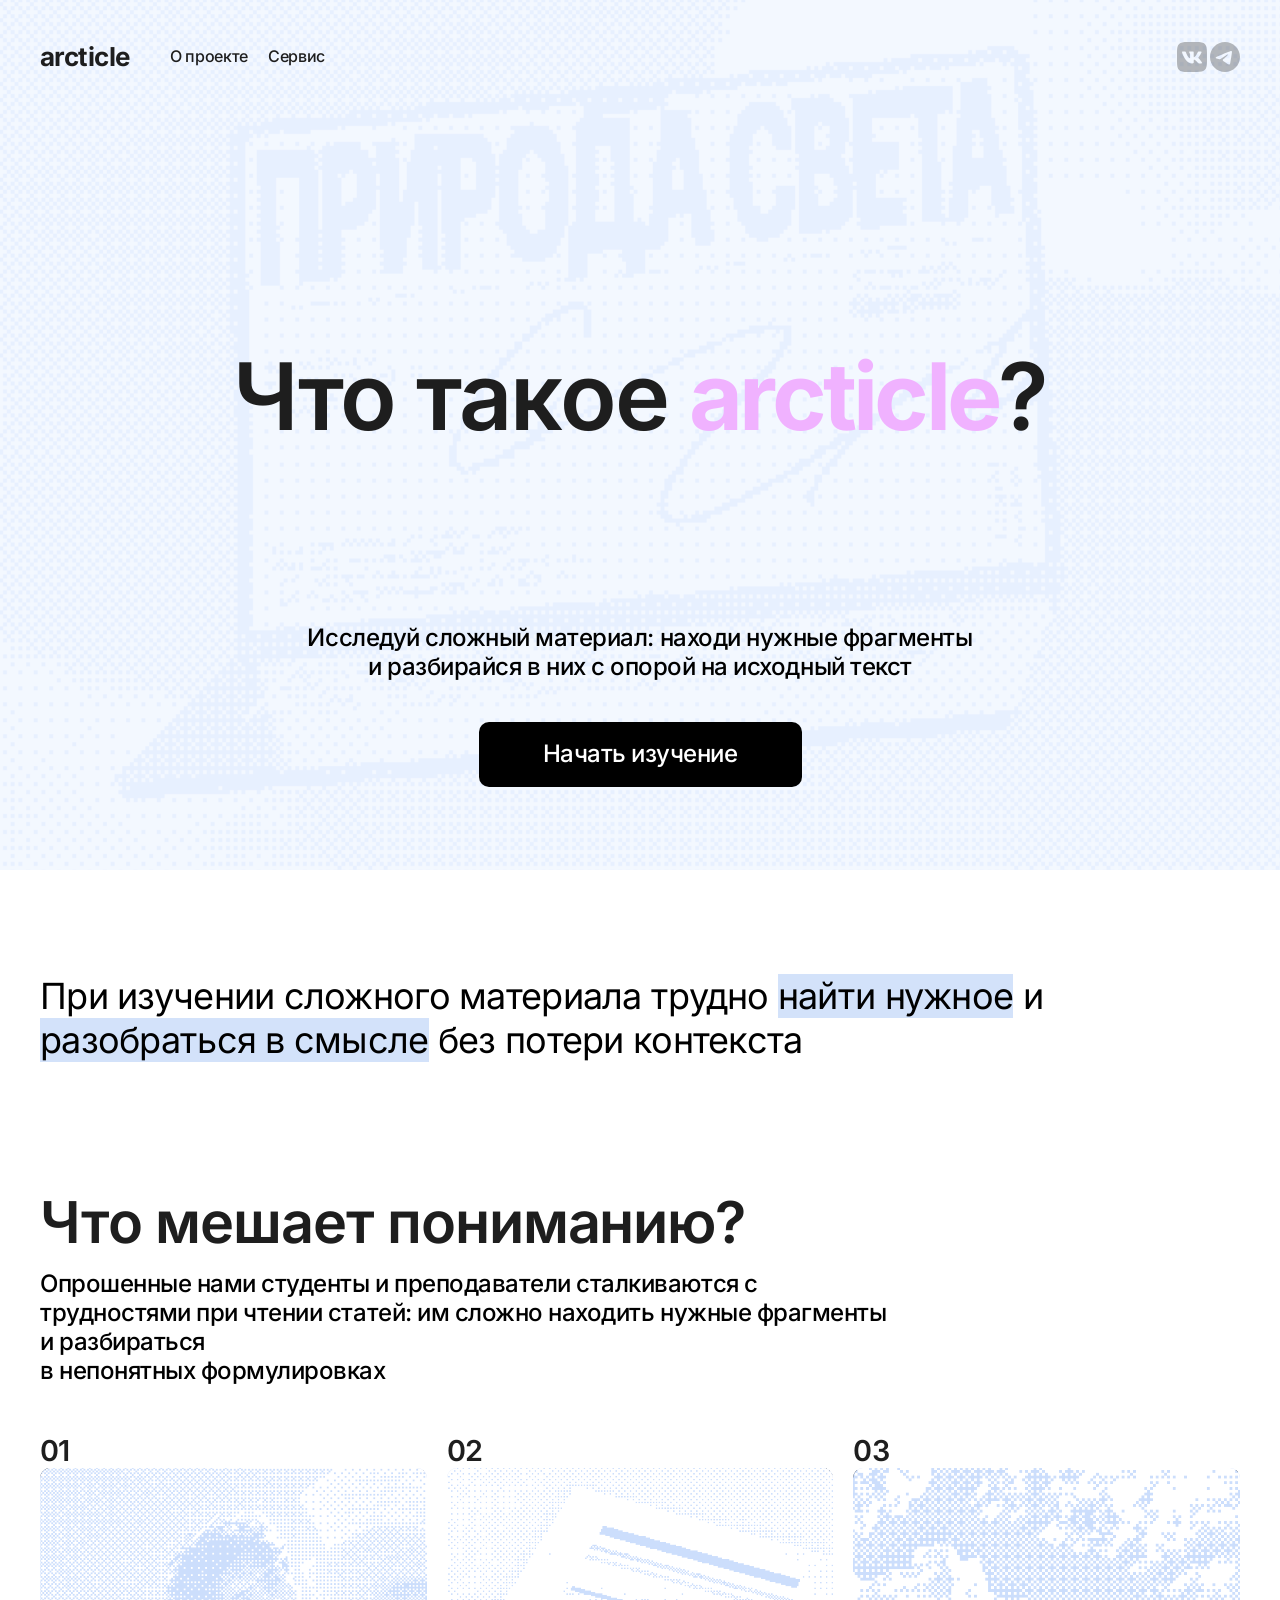
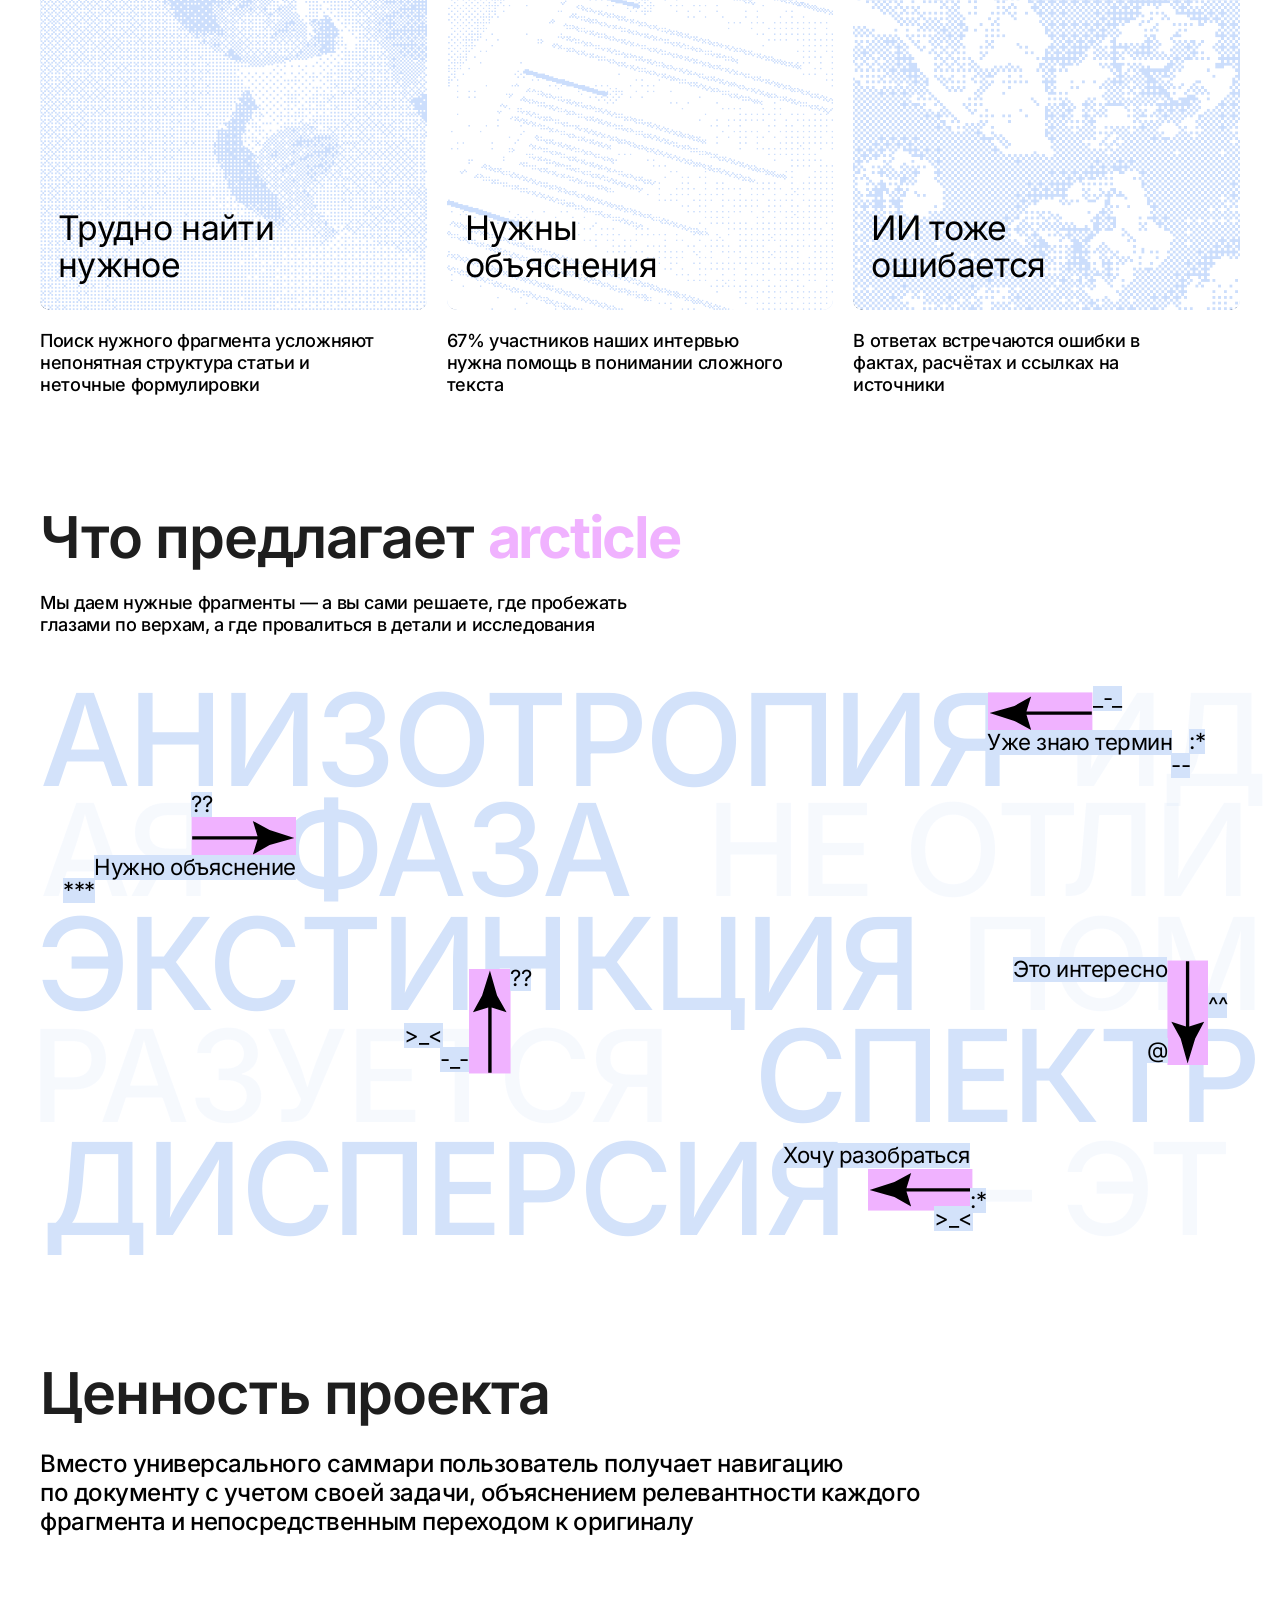
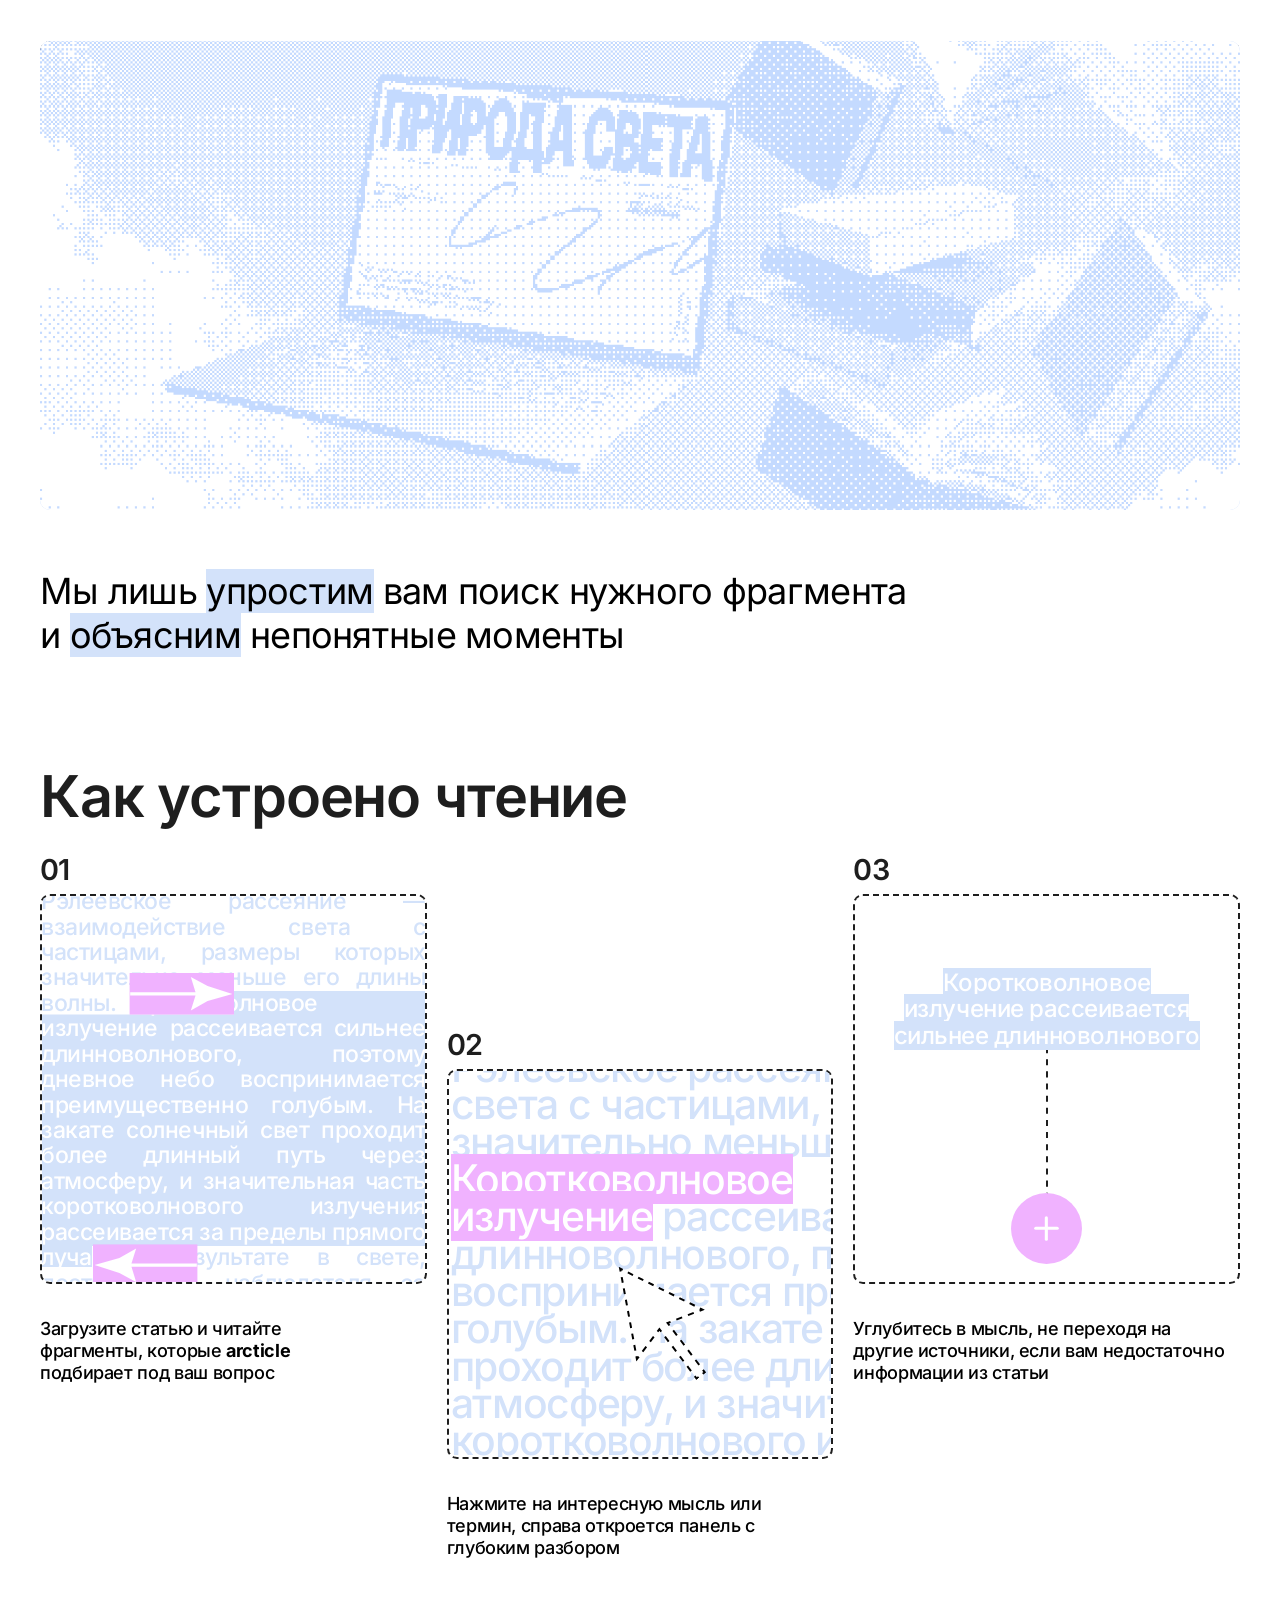
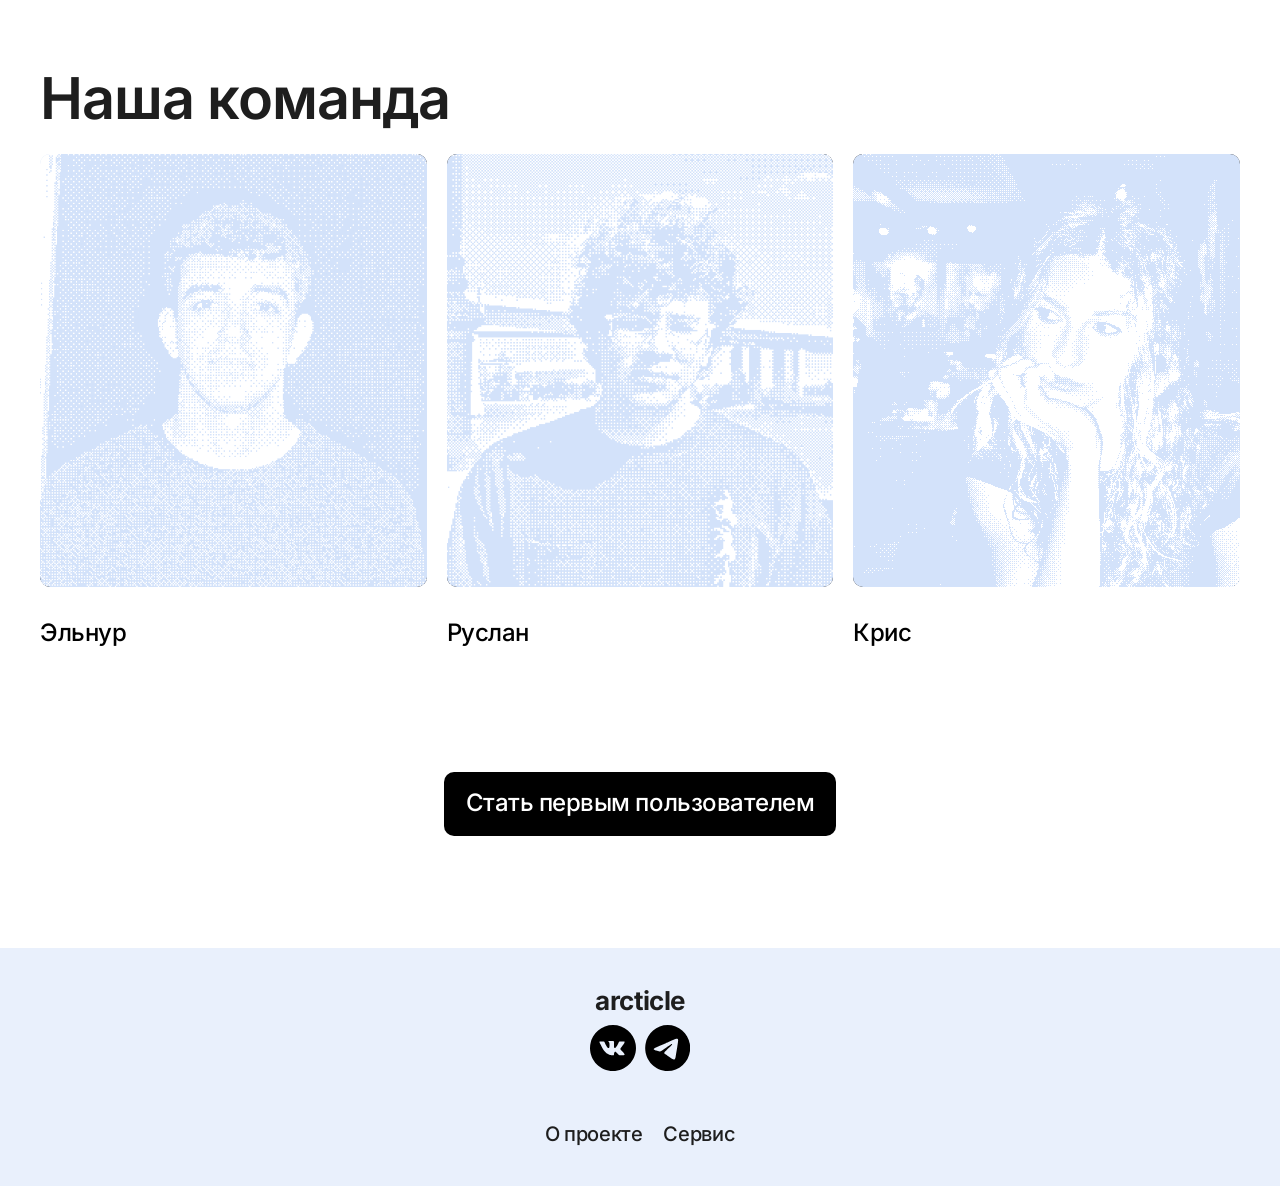
<file: index.html>
<!doctype html>
<html lang="ru">
<head>
  <meta charset="utf-8">
  <meta name="viewport" content="width=device-width, initial-scale=1">
  <meta name="description" content="arcticle помогает исследовать сложный материал: находить нужные фрагменты и разбираться в них с опорой на исходный текст.">
  <title>arcticle</title>
  <link rel="icon" href="favicon.svg" type="image/svg+xml">
  <link rel="alternate icon" href="favicon.ico" sizes="any">
  <link rel="preload" href="assets/fonts/Inter.ttf" as="font" type="font/ttf" crossorigin>
  <link rel="stylesheet" href="styles.css">
</head>
<body>
  <header class="site-header container">
    <a class="logo" href="index.html" aria-label="arcticle — главная">arcticle</a>
    <nav class="header-nav" aria-label="Основная навигация">
      <a href="index.html" aria-current="page">О проекте</a>
      <a href="service.html">Сервис</a>
    </nav>
    <div class="social-links header-social">
      <a href="https://vk.ru/club242594706" target="_blank" rel="noopener noreferrer" aria-label="arcticle во ВКонтакте"></a>
      <a href="https://t.me/arcticleHSE" target="_blank" rel="noopener noreferrer" aria-label="arcticle в Telegram"></a>
    </div>
  </header>

  <main>
    <section class="hero" aria-labelledby="hero-title">
      <div class="hero-background" aria-hidden="true">
        <img src="assets/images/hero.png" alt="" width="1122" height="1402" fetchpriority="high">
      </div>
      <div class="hero-content container">
        <h1 id="hero-title">Что такое <span class="accent">arcticle</span>?</h1>
        <p>Исследуй сложный материал: находи нужные фрагменты и разбирайся в них с опорой на исходный текст</p>
        <a class="button" href="service.html">Начать изучение</a>
      </div>
    </section>

    <div class="container">
      <p class="statement intro">При изучении сложного материала трудно <mark>найти нужное</mark> и <mark>разобраться в смысле</mark> без потери контекста</p>

      <section class="problems" aria-labelledby="problems-title">
        <h2 id="problems-title">Что мешает пониманию?</h2>
        <p class="problems-intro">Опрошенные нами студенты и преподаватели сталкиваются с трудностями при чтении статей: им сложно находить нужные фрагменты и разбираться<br class="desktop-break"> в непонятных формулировках</p>
        <ol class="problem-grid">
          <li>
            <span class="step-number">01</span>
            <div class="problem-image problem-search">
              <img src="assets/images/problem-search.png" alt="" width="1024" height="1536" loading="lazy">
              <h3>Трудно найти<br>нужное</h3>
            </div>
            <p>Поиск нужного фрагмента усложняют непонятная структура статьи и неточные формулировки</p>
          </li>
          <li>
            <span class="step-number">02</span>
            <div class="problem-image problem-explanation">
              <img src="assets/images/problem-explanation.png" alt="" width="1536" height="1024" loading="lazy">
              <h3>Нужны<br>объяснения</h3>
            </div>
            <p>67% участников наших интервью нужна помощь в понимании сложного текста</p>
          </li>
          <li>
            <span class="step-number">03</span>
            <div class="problem-image problem-ai">
              <img src="assets/images/problem-ai.png" alt="" width="1672" height="941" loading="lazy">
              <h3>ИИ тоже<br>ошибается</h3>
            </div>
            <p>В ответах встречаются ошибки в фактах, расчётах и ссылках на источники</p>
          </li>
        </ol>
      </section>

      <section class="offering" aria-labelledby="offering-title">
        <h2 id="offering-title">Что предлагает <span class="accent">arcticle</span></h2>
        <p class="offering-intro">Мы даем нужные фрагменты — а вы сами решаете, где пробежать глазами по верхам, а где провалиться в детали и исследования</p>
        <!-- Декоративная композиция: координаты относятся только к этому блоку. -->
        <div class="terms" aria-hidden="true">
          <div class="terms-canvas">
            <span class="term term-anisotropy">анизотропия</span>
            <span class="term term-id faded">ид</span>
            <span class="term term-aya faded">ая</span>
            <span class="term term-phase">фаза</span>
            <span class="term term-not faded">не отли</span>
            <span class="term term-extinction">экстинкция</span>
            <span class="term term-pom faded">пом</span>
            <span class="term term-formed faded">разуется</span>
            <span class="term term-spectrum">спектр</span>
            <span class="term term-dispersion">дисперсия</span>
            <span class="term term-this faded">— эт</span>
            <span class="term-arrow arrow-explain"><img src="assets/images/term-arrow-explain.svg" alt="" width="41.506" height="105.277"></span>
            <span class="term-arrow arrow-interest"><img src="assets/images/term-arrow-interest.svg" alt="" width="41.506" height="105.277"></span>
            <span class="term-arrow arrow-known"><img src="assets/images/term-arrow-known.svg" alt="" width="41.506" height="105.277"></span>
            <span class="term-arrow arrow-phase"><img src="assets/images/term-arrow-phase.svg" alt="" width="41.506" height="105.277"></span>
            <span class="term-arrow arrow-understand"><img src="assets/images/term-arrow-understand.svg" alt="" width="41.506" height="105.277"></span>
            <span class="annotation note-interest">Это интересно</span>
            <span class="annotation note-explain">Нужно объяснение</span>
            <span class="annotation note-known">Уже знаю термин</span>
            <span class="annotation note-face">-_-</span>
            <span class="annotation note-question-one">??</span>
            <span class="annotation note-question-two">??</span>
            <span class="annotation note-at">@</span>
            <span class="annotation note-squint-one">&gt;_&lt;</span>
            <span class="annotation note-dash">--</span>
            <span class="annotation note-stars">***</span>
            <span class="annotation note-underscore">_-_</span>
            <span class="annotation note-understand">Хочу разобраться</span>
            <span class="annotation note-squint-two">&gt;_&lt;</span>
            <span class="annotation note-kiss-one">:*</span>
            <span class="annotation note-kiss-two">:*</span>
            <span class="annotation note-smile">^^</span>
          </div>
        </div>
      </section>

      <section class="value" aria-labelledby="value-title">
        <h2 id="value-title">Ценность проекта</h2>
        <p class="value-intro">Вместо универсального саммари пользователь получает навигацию<br class="desktop-break"> по документу с учетом своей задачи, объяснением релевантности каждого фрагмента и непосредственным переходом к оригиналу</p>
        <div class="value-image tinted">
          <img src="assets/images/value.png" alt="Ноутбук с научным материалом на экране и книги на столе" width="1672" height="941" loading="lazy">
        </div>
        <p class="statement value-statement">Мы лишь <mark>упростим</mark> вам поиск нужного фрагмента<br class="desktop-break"> и <mark>объясним</mark> непонятные моменты</p>
      </section>

      <section class="reading" aria-labelledby="reading-title">
        <h2 id="reading-title">Как устроено чтение</h2>
        <ol class="reading-grid">
          <li>
            <span class="step-number">01</span>
            <div class="reading-card reading-overview" aria-hidden="true">
              <img class="reading-highlight" src="assets/images/reading-highlight.svg" alt="" width="391" height="255">
              <span class="overview-tail"></span>
              <div class="overview-mask">
                <p class="sample-text">Рэлеевское рассеяние — взаимодействие света с частицами, размеры которых значительно меньше его длины волны. <span>Коротковолновое<br>излучение рассеивается сильнее длинноволнового, поэтому дневное небо воспринимается преимущественно голубым. На закате солнечный свет проходит более длинный путь через атмосферу, и значительная часть коротковолнового излучения рассеивается за пределы прямого луча.</span> В результате в свете, достигающем наблюдателя со стороны Солнца, преобладают красные и оранжевые оттенки.</p>
              </div>
              <span class="reading-arrow reading-arrow-start"><img src="assets/images/reading-arrow-start.svg" alt="" width="41.506" height="105.277"></span>
              <span class="reading-arrow reading-arrow-end"><img src="assets/images/reading-arrow-end.svg" alt="" width="41.506" height="105.277"></span>
            </div>
            <p>Загрузите статью и читайте фрагменты, которые <strong>arcticle</strong> подбирает под ваш вопрос</p>
          </li>
          <li class="reading-second">
            <span class="step-number">02</span>
            <div class="reading-card reading-detail" aria-hidden="true">
              <div class="detail-mask">
                <p class="sample-text">Рэлеевское рассеяние — взаимодействие света с частицами, размеры которых значительно меньше его длины волны. <span>Коротковолновое<br>излучение</span> рассеивается сильнее длинноволнового, поэтому дневное небо воспринимается преимущественно голубым. На закате солнечный свет проходит более длинный путь через атмосферу, и значительная часть коротковолнового излучения рассеивается за пределы прямого луча. В результате в свете, достигающем наблюдателя со стороны Солнца, преобладают красные и оранжевые оттенки.</p>
              </div>
              <img class="reading-pointer" src="assets/images/reading-pointer.svg" alt="" width="86.0932" height="136.927">
            </div>
            <p>Нажмите на интересную мысль или термин, справа откроется панель с глубоким разбором</p>
          </li>
          <li>
            <span class="step-number">03</span>
            <div class="reading-card reading-deeper" aria-hidden="true">
              <p><span>Коротковолновое</span><br><span>излучение рассеивается</span><br><span>сильнее длинноволнового</span></p>
              <img class="reading-line" src="assets/images/reading-line.svg" alt="" width="2" height="182">
              <img class="reading-plus" src="assets/images/reading-plus.svg" alt="" width="71" height="71">
            </div>
            <p>Углубитесь в мысль, не переходя на другие источники, если вам недостаточно информации из статьи</p>
          </li>
        </ol>
      </section>

      <section class="team" aria-labelledby="team-title">
        <h2 id="team-title">Наша команда</h2>
        <div class="team-grid">
          <figure>
            <div class="team-photo team-elnur tinted"><img src="assets/images/elnur.png" alt="Эльнур" width="640" height="640" loading="lazy"></div>
            <figcaption>Эльнур</figcaption>
          </figure>
          <figure>
            <div class="team-photo team-ruslan tinted"><img src="assets/images/ruslan.png" alt="Руслан" width="640" height="640" loading="lazy"></div>
            <figcaption>Руслан</figcaption>
          </figure>
          <figure>
            <div class="team-photo team-chris tinted"><img src="assets/images/chris.png" alt="Крис" width="1280" height="960" loading="lazy"></div>
            <figcaption>Крис</figcaption>
          </figure>
        </div>
        <div class="signup"><a class="button" href="service.html">Стать первым пользователем</a></div>
      </section>
    </div>
  </main>

  <footer class="site-footer">
    <a class="logo" href="index.html">arcticle</a>
    <div class="social-links footer-social">
      <a href="https://vk.ru/club242594706" target="_blank" rel="noopener noreferrer" aria-label="arcticle во ВКонтакте"></a>
      <a href="https://t.me/arcticleHSE" target="_blank" rel="noopener noreferrer" aria-label="arcticle в Telegram"></a>
    </div>
    <nav aria-label="Навигация в подвале">
      <a href="index.html" aria-current="page">О проекте</a>
      <a href="service.html">Сервис</a>
    </nav>
  </footer>
</body>
</html>
</file>
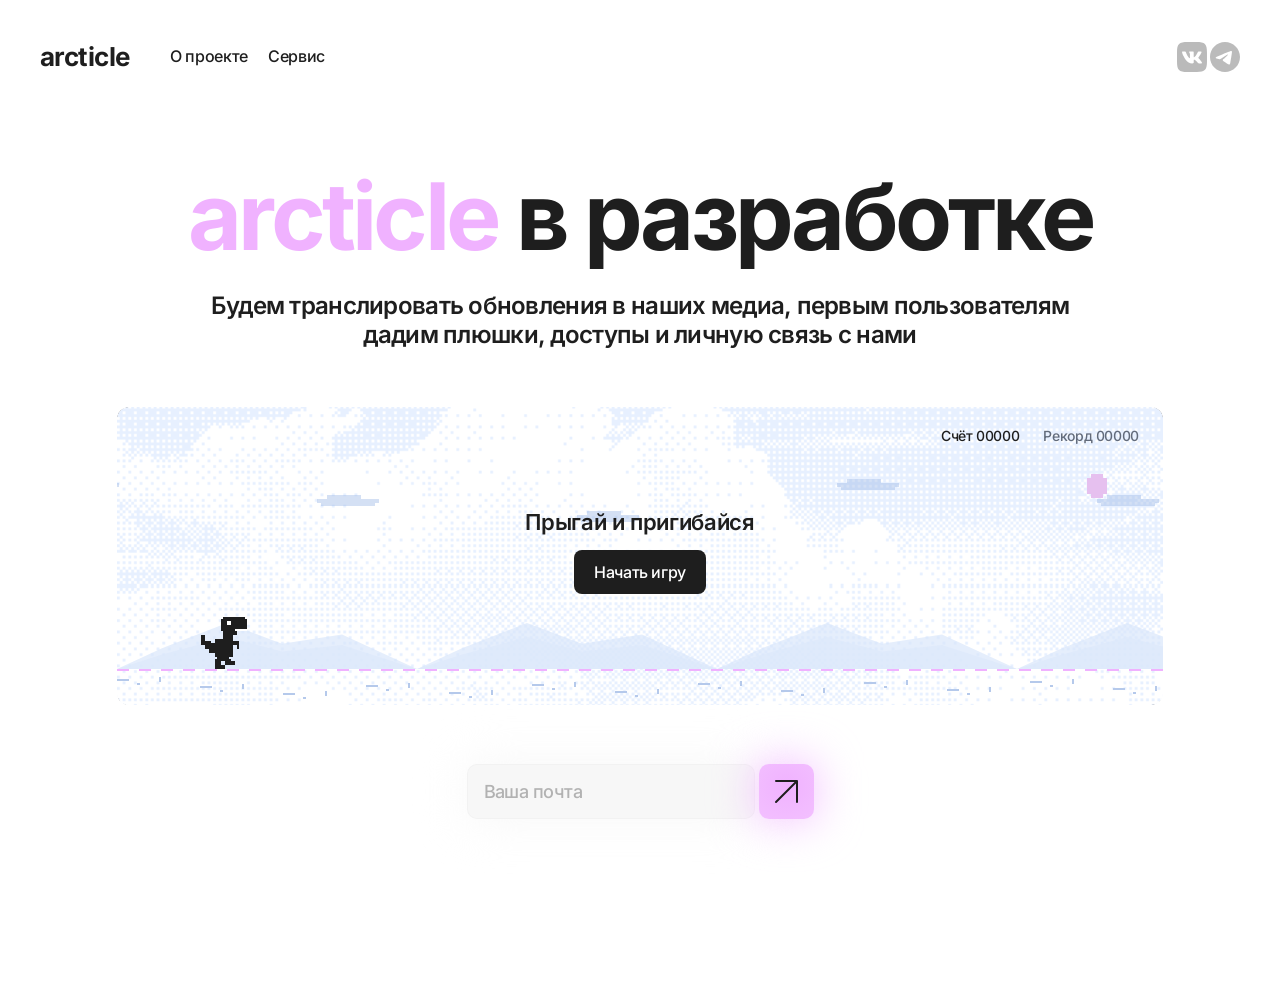
<file: service.html>
<!doctype html>
<html lang="ru">
<head>
  <meta charset="utf-8">
  <meta name="viewport" content="width=device-width, initial-scale=1">
  <meta name="description" content="arcticle в разработке. Следите за обновлениями проекта и запуском сервиса.">
  <title>arcticle</title>
  <link rel="icon" href="favicon.svg" type="image/svg+xml">
  <link rel="alternate icon" href="favicon.ico" sizes="any">
  <link rel="preload" href="assets/fonts/Inter.ttf" as="font" type="font/ttf" crossorigin>
  <link rel="stylesheet" href="styles.css">
  <script src="runner.js" defer></script>
</head>
<body class="service-page">
  <header class="site-header container">
    <a class="logo" href="index.html" aria-label="arcticle — главная">arcticle</a>
    <nav class="header-nav" aria-label="Основная навигация">
      <a href="index.html">О проекте</a>
      <a href="service.html" aria-current="page">Сервис</a>
    </nav>
    <div class="social-links header-social">
      <a href="https://vk.ru/club242594706" target="_blank" rel="noopener noreferrer" aria-label="arcticle во ВКонтакте"></a>
      <a href="https://t.me/arcticleHSE" target="_blank" rel="noopener noreferrer" aria-label="arcticle в Telegram"></a>
    </div>
  </header>

  <main class="service-main container">
    <h1><span class="accent">arcticle</span> в разработке</h1>
    <p class="service-intro">Будем транслировать обновления в наших медиа, первым пользователям дадим плюшки, доступы и личную связь с нами</p>
    <div class="service-art runner-game" data-state="ready" role="region" tabindex="0" aria-label="Мини-игра с динозавриком" aria-describedby="runner-help">
      <div class="service-image tinted" aria-hidden="true"><img src="assets/images/service-background.png" alt="" width="740" height="493"></div>
      <canvas class="runner-canvas" aria-hidden="true"></canvas>
      <div class="runner-hud">
        <button class="runner-pause" type="button" hidden>Пауза</button>
        <p class="runner-score" aria-live="off">Счёт <span id="runner-score">00000</span><span class="runner-best">Рекорд <span id="runner-best">00000</span></span></p>
      </div>
      <div class="runner-overlay">
        <p class="runner-title">Прыгай и пригибайся</p>
        <button class="runner-start" type="button">Начать игру</button>
      </div>
      <p class="runner-status visually-hidden" aria-live="polite"></p>
      <noscript><p class="runner-no-script">Для игры включите JavaScript.</p></noscript>
    </div>
    <div class="runner-controls" role="group" aria-label="Управление динозавриком">
      <button class="runner-jump" type="button">↑ Прыжок</button>
      <button class="runner-duck" type="button" aria-pressed="false">↓ Пригнуться</button>
    </div>
    <p class="visually-hidden" id="runner-help">Пробел / ↑ / касание — прыжок · Удерживай ↓ — пригнуться</p>
    <!-- Для сбора адресов замените этот блок на form с адресом обработчика
         и включите кнопку. Пока адреса никуда не отправляются. -->
    <div class="email-form" role="group" aria-label="Подписка на обновления">
      <label class="visually-hidden" for="email">Ваша почта</label>
      <input id="email" name="email" type="email" autocomplete="email" placeholder="Ваша почта">
      <span class="email-button-wrap">
        <img class="email-glow" src="assets/images/email-glow.svg" alt="" width="55" height="55" aria-hidden="true">
        <button class="email-button" type="button" disabled aria-label="Подписка пока недоступна" title="Подписка пока недоступна">
          <img src="assets/images/email-arrow.svg" alt="" width="55" height="55">
        </button>
      </span>
    </div>
  </main>
</body>
</html>
</file>
<file: styles.css>
/* Общие стили */
@font-face {
  font-family: Inter;
  src: url("assets/fonts/Inter.ttf") format("truetype");
  font-style: normal;
  font-weight: 100 900;
  font-display: swap;
}

:root {
  --ink: #1e1e1e;
  --blue: #d3e2fa;
  --pink: #f0b2ff;
}

* { box-sizing: border-box; }
body {
  margin: 0;
  background: #fff;
  color: var(--ink);
  font-family: Inter, Arial, sans-serif;
  font-size: 18px;
  font-weight: 500;
  font-optical-sizing: none;
  letter-spacing: -0.02em;
}
h1, h2, h3, p, figure { margin: 0; }
ol { margin: 0; padding: 0; list-style: none; }
img { display: block; }
a { color: inherit; text-decoration: none; }
button, input { font: inherit; letter-spacing: inherit; }
a:focus-visible, input:focus-visible, button:focus-visible {
  outline: 2px solid var(--ink);
  outline-offset: 5px;
}
.container { width: min(1212px, calc(100% - 80px)); margin-inline: auto; }
.accent { color: var(--pink); font-weight: 700; letter-spacing: -0.04em; }
h1 { font-size: 110px; font-weight: 600; line-height: 1.21; }
h2 { font-size: 68px; font-weight: 600; line-height: 1.21; }
h1, h2, h3, .logo, .button, .statement, .step-number, .term, .annotation,
figcaption, .hero-content > p, .problems-intro, .value-intro, .reading-deeper > p {
  letter-spacing: -0.02em;
}
mark { background: var(--blue); color: inherit; }
.button {
  display: inline-flex;
  align-items: center;
  justify-content: center;
  min-height: 65px;
  padding: 16px 22px;
  border-radius: 10px;
  background: #000;
  color: #fff;
  font-size: 24px;
  line-height: 1.2;
  text-align: center;
}
.button:hover { background: #292929; }
.statement { max-width: 1174px; font-size: 43.392px; font-weight: 400; line-height: 1.22; }
.step-number { display: block; font-size: 28.8px; font-weight: 600; line-height: 35px; }
.tinted { position: relative; isolation: isolate; overflow: hidden; border-radius: 10px; }
.tinted::after {
  position: absolute;
  z-index: 1;
  inset: 0;
  background: var(--blue);
  mix-blend-mode: screen;
  pointer-events: none;
  content: "";
}

/* Шапка и первый экран */
.site-header {
  position: absolute;
  z-index: 3;
  top: 41px;
  left: 0;
  right: 0;
  display: flex;
  align-items: center;
  gap: 40px;
  min-height: 31px;
}
.logo { font-size: 26px; font-weight: 700; line-height: 31px; }
.header-nav { display: flex; gap: 20px; font-size: 16px; line-height: 1.2; letter-spacing: -0.02em; }
.header-nav a:hover, .site-footer nav a:hover { text-decoration: underline; text-underline-offset: 4px; }
.social-links { display: flex; gap: 3px; }
.social-links a { display: block; width: 30px; height: 30px; background: url("assets/images/social-header.svg") left center / auto 100% no-repeat; }
.social-links a:last-child { background-position: right center; }
.header-social { margin-left: auto; }
.hero { position: relative; height: 990px; overflow: hidden; }
.hero-background { position: absolute; inset: 0; isolation: isolate; overflow: hidden; }
.hero-background img { position: absolute; left: -9.34%; top: -56.71%; width: 112.32%; height: 214.47%; opacity: 0.5; }
.hero-background::after { position: absolute; inset: 0; background: #e7f0ff; mix-blend-mode: screen; content: ""; }
.hero-content { position: relative; display: flex; height: 100%; flex-direction: column; align-items: center; padding-top: 400px; text-align: center; }
.hero h1 { white-space: nowrap; }
.hero-content > p { max-width: 669px; margin-top: 204px; font-size: 24px; line-height: 29px; color: #000; }
.hero .button { min-width: 323px; margin-top: 41px; }

/* Проблема и три карточки */
.intro { margin-top: 105px; color: #000; }
.problems { margin-top: 134px; }
.problems h2 { line-height: 0.9; }
.problems-intro { max-width: 896px; margin-top: 20px; font-size: 24px; line-height: 29px; color: #000; }
.problem-grid, .reading-grid, .team-grid { display: grid; grid-template-columns: repeat(3, minmax(0, 1fr)); gap: 20px; }
.problem-grid { margin-top: 48px; }
.problem-image { position: relative; isolation: isolate; overflow: hidden; height: 448px; border-radius: 10px; }
.problem-image > img { position: absolute; max-width: none; }
.problem-image::after { position: absolute; z-index: 1; inset: 0; background: #ccdefc; mix-blend-mode: screen; content: ""; }
.problem-search > img { width: 118.55%; height: 155.2%; left: -18.45%; top: -0.05%; }
.problem-explanation > img { width: 286.3%; height: 166.02%; left: -151.03%; top: -10.16%; }
.problem-ai > img { width: 306.88%; height: 151.12%; left: -193.45%; top: -31.03%; }
.problem-image h3 { position: absolute; z-index: 2; left: 30px; right: 16px; bottom: 26px; color: #000; font-size: 43.392px; font-weight: 400; line-height: 1.1; }
.problem-search h3 { left: 20px; }
.problem-grid li > p { max-width: 346px; margin-top: 20px; line-height: 22px; color: #000; }

/* Предложение и декоративная композиция с терминами */
.offering { margin-top: 107px; }
.offering-intro { max-width: 594px; margin-top: 20px; line-height: 22px; color: #000; }
.terms { position: relative; height: 591px; margin-top: 33px; }
.terms-canvas { position: relative; width: 1212px; height: 591px; }
.term { position: absolute; font-size: 128px; line-height: 1.106; font-weight: 500; color: var(--blue); text-transform: uppercase; white-space: nowrap; }
.faded { opacity: 0.2; }
.term-anisotropy { left: 0; top: 0; }
.term-id { left: 1027px; top: 0; }
.term-aya { left: 0; top: 110px; }
.term-phase { left: 238px; top: 110px; }
.term-not { left: 666px; top: 110px; }
.term-extinction { left: -4px; top: 224px; }
.term-pom { left: 920px; top: 224px; }
.term-formed { left: -10px; top: 336px; }
.term-spectrum { left: 714px; top: 336px; }
.term-dispersion { left: 2px; top: 449px; }
.term-this { left: 864px; top: 449px; }
.term-arrow { position: absolute; z-index: 2; width: 105.277px; height: 41.506px; }
.term-arrow img { position: absolute; left: 50%; top: 50%; transform: translate(-50%, -50%); }
.arrow-explain { left: 151px; top: 148px; }
.arrow-explain img { transform: translate(-50%, -50%) rotate(-90deg); }
.arrow-interest { left: 1127px; top: 291px; width: 41.506px; height: 105.277px; }
.arrow-known { left: 947px; top: 23px; }
.arrow-known img { transform: translate(-50%, -50%) rotate(90deg); }
.arrow-phase { left: 429px; top: 299px; width: 41.506px; height: 105.277px; }
.arrow-phase img { transform: translate(-50%, -50%) rotate(180deg); }
.arrow-understand { left: 827px; top: 500px; }
.arrow-understand img { transform: translate(-50%, -50%) rotate(-90deg) scaleY(-1); }
.annotation { position: absolute; z-index: 3; color: #000; background: var(--blue); font-size: 22.224px; font-weight: 400; line-height: 1.106; white-space: nowrap; }
.note-interest { left: 973px; top: 288px; }
.note-explain { left: 54px; top: 186px; }
.note-known { left: 947px; top: 61px; }
.note-face { left: 400px; top: 378px; }
.note-question-one { left: 151px; top: 123px; }
.note-question-two { left: 470px; top: 297px; }
.note-at { left: 1107px; top: 369px; }
.note-squint-one { left: 364px; top: 354px; }
.note-dash { left: 1131px; top: 84px; }
.note-stars { left: 23px; top: 209px; }
.note-underscore { left: 1053px; top: 17px; }
.note-understand { left: 743px; top: 474px; }
.note-squint-two { left: 894px; top: 537px; }
.note-kiss-one { left: 930px; top: 519px; }
.note-kiss-two { left: 1149px; top: 60px; }
.note-smile { left: 1168px; top: 324px; }

/* Ценность проекта */
.value { margin-top: 105px; }
.value-intro { max-width: 953px; margin-top: 20px; font-size: 24px; line-height: 29px; color: #000; }
.value-image { height: 468.546px; margin-top: 105px; }
.value-image > img { position: absolute; width: 100%; height: 145.58%; left: 0; top: -23%; }
.value-image::after { background: #c4daff; }
.value-statement { margin-top: 60px; color: #000; }

/* Три шага чтения. Сама иллюстрация не является интерфейсом сервиса. */
.reading { margin-top: 105px; }
.reading-grid { margin-top: 20px; }
.reading-second { padding-top: 175px; }
.reading-card { position: relative; height: 439px; margin-top: 7px; overflow: hidden; border: 2px dashed var(--ink); border-radius: 10px; }
.reading-grid li > p { max-width: 372px; margin-top: 34px; line-height: 22px; color: #000; }
.reading-grid li:first-child > p, .reading-second > p { max-width: 347px; }
.sample-text { position: absolute; color: var(--blue); font-weight: 500; }
.sample-text > span { color: #fff; }
.reading-highlight { position: absolute; top: 95px; left: -2px; }
.overview-tail { position: absolute; left: -2px; top: 350px; width: 52px; height: 21px; background: var(--blue); }
.overview-mask, .detail-mask { position: absolute; inset: -2px; mask-repeat: no-repeat; mask-size: 100% 100%; }
.overview-mask { mask-image: url("assets/images/reading-mask-overview.png"); }
.overview-mask .sample-text { width: calc(100% - 2px); left: 1px; top: -5px; font-size: 23px; letter-spacing: -0.02em; line-height: 1.106; text-align: justify; }
.reading-arrow { position: absolute; z-index: 2; width: 105.277px; height: 41.506px; }
.reading-arrow img { position: absolute; left: 50%; top: 50%; }
.reading-arrow-start { left: 87px; top: 77px; }
.reading-arrow-start img { transform: translate(-50%, -50%) rotate(-90deg); }
.reading-arrow-end { left: 50px; top: 348px; }
.reading-arrow-end img { transform: translate(-50%, -50%) rotate(90deg); }
.detail-mask { mask-image: url("assets/images/reading-mask-detail.png"); }
.detail-mask .sample-text { left: 4px; top: -20px; width: 857.408px; font-size: 40.86px; letter-spacing: -1.34px; line-height: 0.9139; }
.detail-mask .sample-text > span { background: var(--pink); -webkit-box-decoration-break: clone; box-decoration-break: clone; }
.reading-pointer { position: absolute; left: 168px; top: 182px; transform: rotate(-37.04deg); }
.reading-deeper > p { position: absolute; z-index: 1; top: 74px; left: 0; width: 100%; color: #fff; font-size: 29.091px; line-height: 1.1; text-align: center; }
.reading-deeper > p span { background: var(--blue); }
.reading-line { position: absolute; left: calc(50% - 1px); top: 142px; }
.reading-plus { position: absolute; left: calc(50% - 35.5px); top: 297px; }

/* Команда и подвал */
.team { margin-top: 105px; }
.team-grid { margin-top: 20px; }
.team-photo { height: 439px; }
.team-photo > img { position: absolute; max-width: none; }
.team-elnur > img { left: -6.63%; top: 0; width: 111.22%; height: 100%; }
.team-ruslan > img { left: -23.72%; top: -12.53%; width: 126.02%; height: 112.53%; }
.team-chris > img { left: -17.01%; top: -4.1%; width: 165.65%; height: 110.93%; }
figcaption { margin-top: 31px; font-size: 24px; line-height: 29px; color: #000; }
.signup { margin-top: 125px; text-align: center; }
.signup .button { min-width: 391px; min-height: 64px; }
.site-footer { display: flex; align-items: center; flex-direction: column; height: 238px; margin-top: 112px; padding-top: 37px; background: #e9f0fc; }
.footer-social { gap: 9px; margin-top: 9px; }
.footer-social a { width: 45.8333px; height: 45.8333px; background-image: url("assets/images/social-footer.svg"); }
.site-footer nav { display: flex; gap: 21px; margin-top: 51px; font-size: 20px; line-height: 24px; }

/* Страница «В разработке» */
.service-page { min-height: 990px; padding-bottom: 113px; }
.service-main { padding-top: 164px; text-align: center; }
.service-main h1 { font-weight: 700; letter-spacing: -0.04em; white-space: nowrap; }
.service-intro { max-width: 878px; margin: 18px auto 0; font-size: 24px; font-weight: 600; line-height: 29px; letter-spacing: -0.03em; }
.service-art { position: relative; width: min(1046px, 100%); height: 298px; margin: 58px auto 0; overflow: hidden; border-radius: 12px; }
.service-image { position: absolute; inset: 0; border-radius: 11.825px; }
.service-image > img { position: absolute; width: 100.03%; height: 233.91%; left: -0.01%; top: -57.24%; }
.service-image::after { background: #e7f0ff; }
.runner-game { cursor: pointer; touch-action: manipulation; }
.runner-game:focus-visible { outline: 2px solid var(--ink); outline-offset: 5px; }
.runner-canvas { position: absolute; inset: 0; display: block; width: 100%; height: 100%; }
.runner-hud { position: absolute; top: 20px; left: 24px; right: 24px; display: grid; grid-template-columns: auto 1fr; align-items: center; gap: 8px 16px; pointer-events: none; }
.runner-hud button { pointer-events: auto; }
.runner-score { grid-column: 2; grid-row: 1; justify-self: end; font-size: 14px; line-height: 1.3; font-variant-numeric: tabular-nums; }
.runner-best { margin-left: 24px; color: #626b7b; }
.runner-pause { padding: 6px 10px; border: 0; border-radius: 6px; background: rgb(255 255 255 / 80%); color: var(--ink); font-size: 13px; cursor: pointer; }
.runner-overlay { position: absolute; inset: 0; display: flex; flex-direction: column; align-items: center; justify-content: center; gap: 14px; padding: 56px 20px 64px; cursor: default; }
.runner-overlay[hidden], .runner-pause[hidden] { display: none; }
.runner-title { font-size: 22px; font-weight: 600; line-height: 1.2; }
.runner-start { padding: 12px 20px; border: 0; border-radius: 8px; background: var(--ink); color: #fff; font-size: 16px; cursor: pointer; }
.runner-start:hover { background: #383838; }
.runner-controls { display: none; justify-content: center; gap: 12px; margin-top: 16px; }
.runner-controls button { min-height: 44px; padding: 10px 18px; border: 1px solid var(--blue); border-radius: 8px; background: #f4f7ff; color: var(--ink); font-size: 14px; cursor: pointer; touch-action: none; user-select: none; -webkit-user-select: none; -webkit-touch-callout: none; }
.runner-controls button:active, .runner-duck[aria-pressed="true"] { background: var(--pink); border-color: var(--pink); }
.runner-game[data-night="true"] .runner-score, .runner-game[data-night="true"] .runner-title { color: #f4f7ff; }
.runner-game[data-night="true"] .runner-best { color: #ccdefc; }
.runner-game[data-night="true"] .runner-pause { background: #3a4057; color: #fff; }
.runner-game[data-night="true"] .runner-start { background: var(--pink); color: var(--ink); }
.runner-no-script { position: absolute; inset: 0; display: grid; place-items: center; background: #e7f0ff; }
.email-form { position: relative; display: flex; justify-content: center; align-items: center; gap: 4px; width: 347px; margin: 59px auto 0; }
.email-form::before { position: absolute; z-index: -1; inset: 0 59px 0 0; border-radius: 10px; background: #f7f7f7; filter: blur(22.65px); content: ""; }
.email-form input { width: 288px; min-width: 0; height: 55px; padding: 16px; border: 1px solid rgb(0 0 0 / 2%); border-radius: 10px; background: #f7f7f7; color: var(--ink); font-size: 18px; letter-spacing: -0.03em; }
.email-form input::placeholder { color: #b2b2b2; opacity: 1; }
.email-button-wrap { position: relative; flex: 0 0 55px; height: 55px; }
.email-glow { position: absolute; inset: 0; filter: blur(22.65px); }
.email-button { position: relative; display: block; padding: 0; border: 0; background: transparent; border-radius: 10px; }
.email-button:disabled { opacity: 1; cursor: not-allowed; }
.visually-hidden { position: absolute; width: 1px; height: 1px; padding: 0; margin: -1px; overflow: hidden; clip-path: inset(50%); white-space: nowrap; border: 0; }

/* Планшет */
@media (max-width: 1291px) {
  h1 { font-size: clamp(60px, 7.27vw, 94px); }
  h2 { font-size: clamp(42px, 4.5vw, 60px); }
  .hero-content { padding-top: 340px; }
  .hero-content > p { margin-top: 170px; }
  .hero { height: 870px; }
  .statement { font-size: 36px; }
  .problem-image { height: auto; aspect-ratio: 392 / 448; }
  .problem-image h3 { font-size: clamp(26px, 2.64vw, 34px); left: 18px; }
  .problems-intro { max-width: 850px; }
  .terms { container-type: inline-size; height: auto; aspect-ratio: 1212 / 591; }
  .terms-canvas { position: absolute; transform: scale(calc(100cqw / 1212px)); transform-origin: top left; }
  .reading-card { height: 390px; }
  .reading-deeper > p { font-size: clamp(16px, 2.25vw, 24px); }
  .team-photo { height: auto; aspect-ratio: 392 / 439; }
  .service-main { padding-top: 160px; }
}

/* Телефон */
@media (max-width: 760px) {
  body { padding-bottom: 0; font-size: 16px; }
  .container { width: calc(100% - 40px); }
  h1 { font-size: clamp(37px, 8.5vw, 62px); line-height: 1.15; }
  h2 { font-size: clamp(32px, 7.5vw, 46px); line-height: 1.1; }
  .site-header { top: 24px; flex-wrap: wrap; gap: 14px 20px; }
  .logo { font-size: 24px; line-height: 29px; }
  .header-nav { order: 3; width: 100%; font-size: 14px; gap: 20px; }
  .hero { height: 680px; }
  .hero-background img { width: 180%; left: -40%; height: 180%; top: -30%; object-fit: cover; }
  .hero-content { padding-top: 255px; }
  .hero h1 { white-space: normal; }
  .hero-content > p { max-width: 440px; margin-top: 115px; font-size: 18px; line-height: 1.3; }
  .hero .button { min-width: 0; width: min(323px, 100%); margin-top: 28px; }
  .button { min-height: 56px; font-size: 18px; padding: 15px 18px; }
  .statement { font-size: 27px; line-height: 1.22; }
  .intro { margin-top: 64px; }
  .problems, .offering, .value, .reading, .team { margin-top: 72px; }
  .problems h2 { line-height: 1.1; }
  .problems-intro, .value-intro { margin-top: 20px; font-size: 18px; line-height: 1.3; }
  .desktop-break { display: none; }
  .problem-grid, .reading-grid, .team-grid { grid-template-columns: 1fr; gap: 40px; }
  .problem-grid { margin-top: 32px; }
  .step-number { font-size: 24px; line-height: 32px; }
  .problem-image { height: auto; aspect-ratio: 392 / 448; }
  .problem-image h3 { left: 20px; bottom: 24px; font-size: clamp(32px, 8.8vw, 43px); }
  .problem-grid li > p { max-width: 100%; margin-top: 16px; line-height: 1.35; }
  .offering-intro { margin-top: 20px; line-height: 1.35; }
  .terms { margin-top: 30px; }
  .value-image { height: auto; aspect-ratio: 1212 / 600; margin-top: 32px; }
  .value-statement { margin-top: 28px; }
  .reading-grid { margin-top: 28px; }
  .reading-second { padding-top: 0; }
  .reading-card { width: min(392px, 100%); height: 439px; margin-top: 7px; }
  .reading-grid li > p { max-width: 392px; margin-top: 20px; line-height: 1.35; }
  .reading-deeper > p { font-size: clamp(22px, 6.1vw, 29.091px); }
  .team-grid { gap: 32px; margin-top: 28px; }
  .team-photo { height: auto; aspect-ratio: 392 / 439; }
  figcaption { margin-top: 16px; font-size: 20px; line-height: 1.2; }
  .signup { margin-top: 56px; }
  .signup .button { min-width: 0; min-height: 56px; width: min(391px, 100%); }
  .site-footer { height: 238px; margin-top: 64px; }
  .site-footer nav { font-size: 16px; }
  .service-page { min-height: 100svh; padding-bottom: 70px; }
  .service-main { padding-top: 165px; }
  .service-main h1 { white-space: normal; font-size: clamp(42px, 10.5vw, 64px); }
  .service-intro { max-width: 480px; margin-top: 24px; font-size: 18px; line-height: 1.3; }
  .service-art { height: 240px; margin-top: 40px; }
  .runner-hud { top: 16px; left: 16px; right: 16px; gap: 8px; }
  .runner-score { font-size: 12px; }
  .runner-pause { padding: 6px 8px; font-size: 12px; }
  .runner-best { margin-left: 12px; }
  .runner-title { max-width: 240px; font-size: 20px; }
  .email-form { width: min(347px, 100%); margin-top: 40px; }
  .email-form input { flex: 1; }
}

@media (pointer: coarse), (max-width: 760px) {
  .runner-controls { display: flex; }
}
</file>
